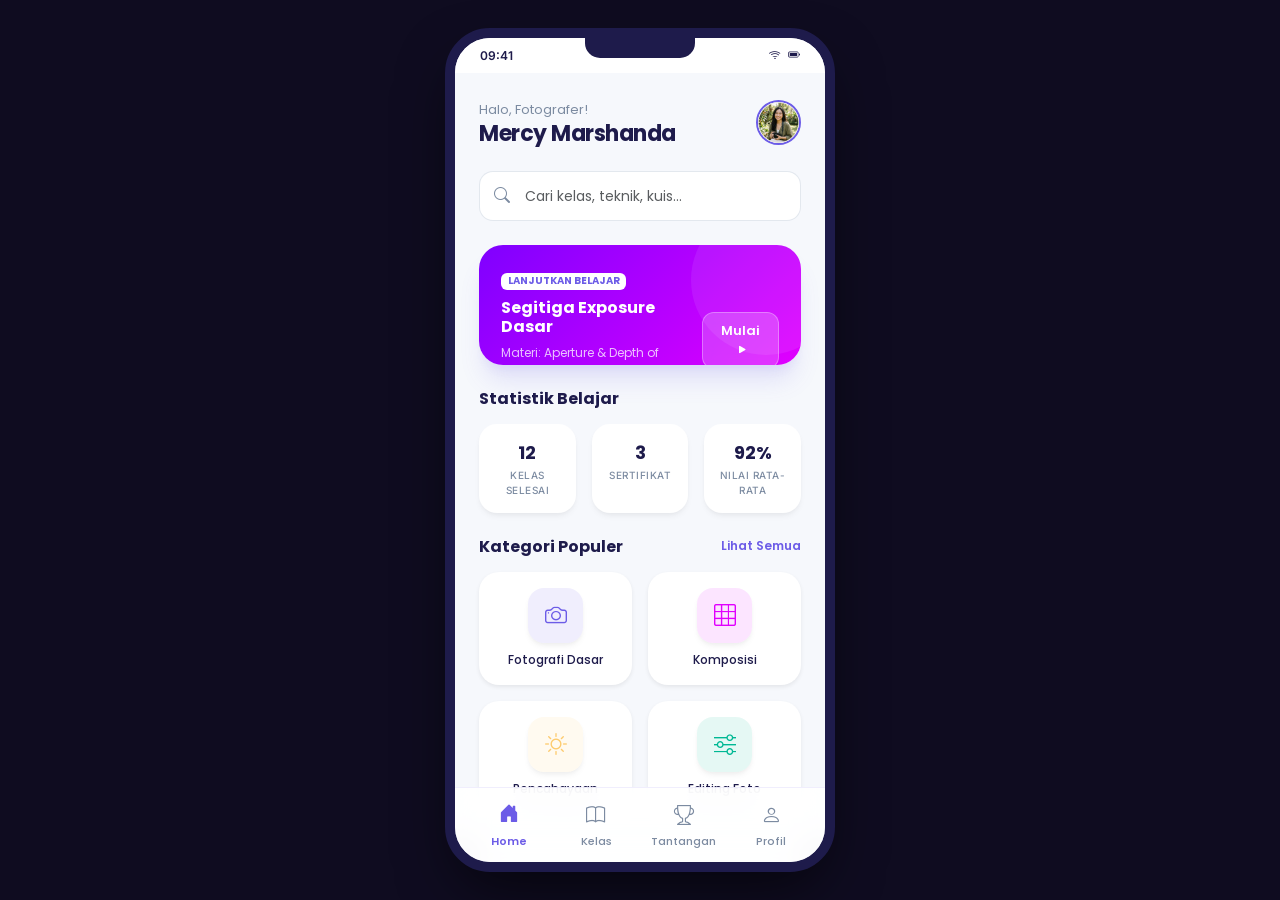
<file: index.html>
<!DOCTYPE html>
<html lang="id">
<head>
    <meta charset="UTF-8">
    <meta name="viewport" content="width=device-width, initial-scale=1.0">
    <title>Beranda - Aplikasi Belajar Fotografi</title>
    <!-- Bootstrap 5 CDN -->
    <link href="https://cdn.jsdelivr.net/npm/bootstrap@5.3.0/dist/css/bootstrap.min.css" rel="stylesheet">
    <!-- Bootstrap Icons -->
    <link href="https://cdn.jsdelivr.net/npm/bootstrap-icons@1.11.0/font/bootstrap-icons.css" rel="stylesheet">
    <!-- External CSS -->
    <link rel="stylesheet" href="style.css">
    <style>
        .profile-img-header {
            width: 45px;
            height: 45px;
            border-radius: 50%;
            border: 2px solid var(--primary-color);
            object-fit: cover;
        }
        .search-container {
            position: relative;
        }
        .search-container i {
            position: absolute;
            left: 15px;
            top: 50%;
            transform: translateY(-50%);
            color: var(--muted-text);
        }
        .search-container input {
            padding-left: 45px;
            height: 50px;
            border-radius: 14px;
            border: 1.5px solid rgba(124, 139, 161, 0.15);
            background-color: var(--white);
            font-size: 14px;
        }
        .search-container input:focus {
            border-color: var(--primary-color);
            box-shadow: 0 0 0 4px rgba(108, 92, 231, 0.1);
        }
        .continue-card {
            background: var(--primary-gradient);
            border-radius: 24px;
            color: var(--white);
            padding: 22px;
            position: relative;
            overflow: hidden;
            box-shadow: var(--shadow-lg);
        }
        .continue-card::after {
            content: '';
            position: absolute;
            width: 150px;
            height: 150px;
            background: rgba(255, 255, 255, 0.08);
            border-radius: 50%;
            top: -40px;
            right: -40px;
        }
        .continue-card .glass-btn {
            background: rgba(255, 255, 255, 0.2);
            border: 1px solid rgba(255, 255, 255, 0.3);
            border-radius: 12px;
            color: var(--white);
            font-weight: 600;
            font-size: 13px;
            padding: 8px 16px;
            backdrop-filter: blur(5px);
            transition: all 0.2s ease;
        }
        .continue-card .glass-btn:hover {
            background: rgba(255, 255, 255, 0.3);
        }
        .stat-box {
            background-color: var(--white);
            border-radius: 18px;
            padding: 15px 10px;
            text-align: center;
            box-shadow: var(--shadow-sm);
            flex: 1;
        }
        .stat-val {
            font-size: 18px;
            font-weight: 700;
            color: var(--dark-text);
            margin-bottom: 2px;
        }
        .stat-lbl {
            font-size: 10px;
            color: var(--muted-text);
            font-family: var(--font-inter);
            font-weight: 500;
            text-transform: uppercase;
            letter-spacing: 0.5px;
        }
        .category-quick {
            text-align: center;
            text-decoration: none;
            color: var(--dark-text);
            font-weight: 500;
            font-size: 12px;
            transition: transform 0.2s ease;
        }
        .category-quick:hover {
            transform: scale(1.05);
        }
        .category-quick-icon {
            width: 55px;
            height: 55px;
            border-radius: 16px;
            background-color: rgba(108, 92, 231, 0.1);
            color: var(--primary-color);
            font-size: 22px;
            display: flex;
            align-items: center;
            justify-content: center;
            margin: 0 auto 8px auto;
            box-shadow: var(--shadow-sm);
            transition: all 0.2s ease;
        }
        .category-quick:hover .category-quick-icon {
            background: var(--primary-gradient);
            color: var(--white);
            box-shadow: 0 5px 15px rgba(108, 92, 231, 0.3);
        }
    </style>
</head>
<body>

    <!-- Simulated Mobile Device -->
    <div class="mobile-device">
        <!-- Device Notch -->
        <div class="device-notch"></div>
        
        <!-- Mock Status Bar -->
        <div class="device-header">
            <span>09:41</span>
            <div>
                <i class="bi bi-wifi mx-1"></i>
                <i class="bi bi-battery-full"></i>
            </div>
        </div>

        <!-- App Viewport -->
        <div class="app-content p-4 anim-fade-in">
            <!-- Header Greeting -->
            <div class="d-flex justify-content-between align-items-center mb-4">
                <div>
                    <span class="text-muted-text font-inter" style="font-size: 13px;">Halo, Fotografer!</span>
                    <h2 class="fw-bold m-0" style="font-size: 22px; letter-spacing: -0.5px;">Mercy Marshanda</h2>
                </div>
                <a href="profile.html">
                    <img src="assets/mercy_profile.png" alt="Profile avatar" class="profile-img-header">
                </a>
            </div>

            <!-- Search Bar -->
            <div class="search-container mb-4">
                <i class="bi bi-search"></i>
                <input type="text" class="form-control" placeholder="Cari kelas, teknik, kuis...">
            </div>

            <!-- Continue Learning Banner -->
            <div class="continue-card mb-4">
                <div class="row align-items-center">
                    <div class="col-8">
                        <span class="badge bg-white text-primary fw-bold font-inter mb-2" style="font-size: 10px; color: var(--primary-color) !important;">LANJUTKAN BELAJAR</span>
                        <h4 class="fw-bold text-white mb-2" style="font-size: 16px;">Segitiga Exposure Dasar</h4>
                        <p class="text-white opacity-75 font-inter mb-3" style="font-size: 12px;">Materi: Aperture & Depth of Field</p>
                        
                        <div class="d-flex align-items-center gap-2">
                            <div class="progress flex-grow-1" style="height: 6px; background-color: rgba(255,255,255,0.25);">
                                <div class="progress-bar bg-white" role="progressbar" style="width: 75%;" aria-valuenow="75" aria-valuemin="0" aria-valuemax="100"></div>
                            </div>
                            <span class="font-inter fw-bold" style="font-size: 11px; color: rgba(255,255,255,0.9);">75%</span>
                        </div>
                    </div>
                    <div class="col-4 text-end">
                        <button class="glass-btn" onclick="window.location.href='learning.html'">
                            Mulai <i class="bi bi-play-fill ms-1"></i>
                        </button>
                    </div>
                </div>
            </div>

            <!-- Statistics Section -->
            <h5 class="fw-bold mb-3" style="font-size: 16px;">Statistik Belajar</h5>
            <div class="d-flex gap-3 mb-4">
                <div class="stat-box">
                    <div class="stat-val">12</div>
                    <div class="stat-lbl">Kelas Selesai</div>
                </div>
                <div class="stat-box">
                    <div class="stat-val">3</div>
                    <div class="stat-lbl">Sertifikat</div>
                </div>
                <div class="stat-box">
                    <div class="stat-val">92%</div>
                    <div class="stat-lbl">Nilai Rata-rata</div>
                </div>
            </div>

            <!-- Categories Quick Navigation -->
            <div class="d-flex justify-content-between align-items-center mb-3">
                <h5 class="fw-bold m-0" style="font-size: 16px;">Kategori Populer</h5>
                <a href="categories.html" class="text-decoration-none font-inter fw-semibold" style="font-size: 12px; color: var(--primary-color);">Lihat Semua</a>
            </div>
            
            <div class="row g-3 mb-4">
                <div class="col-6">
                    <a href="class-detail.html" class="category-quick d-block p-3 bg-white rounded-20 shadow-sm border border-0">
                        <div class="category-quick-icon">
                            <i class="bi bi-camera"></i>
                        </div>
                        <span class="text-dark-text font-poppins d-block">Fotografi Dasar</span>
                    </a>
                </div>
                <div class="col-6">
                    <a href="categories.html" class="category-quick d-block p-3 bg-white rounded-20 shadow-sm border border-0">
                        <div class="category-quick-icon" style="background-color: rgba(225, 0, 255, 0.1); color: var(--accent-color);">
                            <i class="bi bi-grid-3x3"></i>
                        </div>
                        <span class="text-dark-text font-poppins d-block">Komposisi</span>
                    </a>
                </div>
                <div class="col-6">
                    <a href="categories.html" class="category-quick d-block p-3 bg-white rounded-20 shadow-sm border border-0">
                        <div class="category-quick-icon" style="background-color: rgba(253, 203, 110, 0.1); color: var(--warning-color);">
                            <i class="bi bi-brightness-high"></i>
                        </div>
                        <span class="text-dark-text font-poppins d-block">Pencahayaan</span>
                    </a>
                </div>
                <div class="col-6">
                    <a href="categories.html" class="category-quick d-block p-3 bg-white rounded-20 shadow-sm border border-0">
                        <div class="category-quick-icon" style="background-color: rgba(0, 184, 148, 0.1); color: var(--success-color);">
                            <i class="bi bi-sliders"></i>
                        </div>
                        <span class="text-dark-text font-poppins d-block">Editing Foto</span>
                    </a>
                </div>
            </div>
        </div>

        <!-- Persistent Bottom Navigation -->
        <div class="bottom-nav">
            <a href="index.html" class="bottom-nav-item active">
                <i class="bi bi-house-door-fill"></i>
                <span>Home</span>
            </a>
            <a href="categories.html" class="bottom-nav-item">
                <i class="bi bi-book"></i>
                <span>Kelas</span>
            </a>
            <a href="challenge.html" class="bottom-nav-item">
                <i class="bi bi-trophy"></i>
                <span>Tantangan</span>
            </a>
            <a href="profile.html" class="bottom-nav-item">
                <i class="bi bi-person"></i>
                <span>Profil</span>
            </a>
        </div>
    </div>

    <!-- Bootstrap JS Bundle -->
    <script src="https://cdn.jsdelivr.net/npm/bootstrap@5.3.0/dist/js/bootstrap.bundle.min.js"></script>
</body>
</html>
</file>
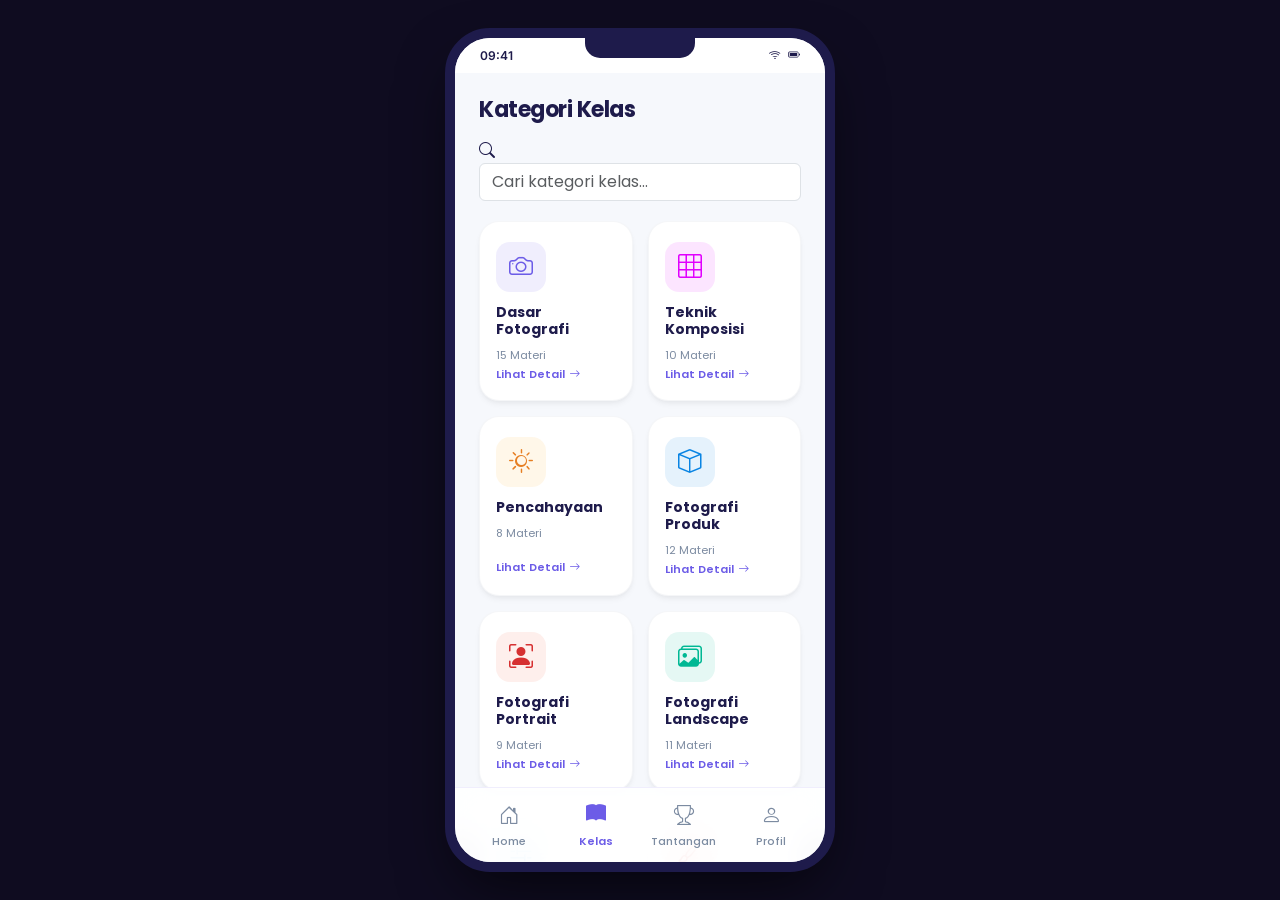
<file: categories.html>
<!DOCTYPE html>
<html lang="id">
<head>
    <meta charset="UTF-8">
    <meta name="viewport" content="width=device-width, initial-scale=1.0">
    <title>Kategori Kelas - Aplikasi Belajar Fotografi</title>
    <!-- Bootstrap 5 CDN -->
    <link href="https://cdn.jsdelivr.net/npm/bootstrap@5.3.0/dist/css/bootstrap.min.css" rel="stylesheet">
    <!-- Bootstrap Icons -->
    <link href="https://cdn.jsdelivr.net/npm/bootstrap-icons@1.11.0/font/bootstrap-icons.css" rel="stylesheet">
    <!-- External CSS -->
    <link rel="stylesheet" href="style.css">
    <style>
        .search-sticky {
            background-color: var(--bg-light);
            position: sticky;
            top: 0;
            z-index: 100;
            padding-bottom: 12px;
        }
        .cat-card-grid {
            display: grid;
            grid-template-columns: 1fr 1fr;
            gap: 15px;
        }
        .cat-card-modern {
            background-color: var(--white);
            border-radius: 20px;
            padding: 20px 16px;
            text-align: left;
            box-shadow: var(--shadow-sm);
            border: 1px solid rgba(124, 139, 161, 0.08);
            transition: all 0.3s cubic-bezier(0.175, 0.885, 0.32, 1.275);
            display: flex;
            flex-direction: column;
            justify-content: space-between;
            height: 180px;
            text-decoration: none;
            color: var(--dark-text);
        }
        .cat-card-modern:hover {
            transform: translateY(-5px);
            box-shadow: var(--shadow-md);
            border-color: var(--primary-light);
        }
        .cat-detail-btn {
            font-size: 11px;
            font-weight: 600;
            color: var(--primary-color);
            border: none;
            background: none;
            padding: 0;
            text-align: left;
            display: flex;
            align-items: center;
            gap: 4px;
            transition: gap 0.2s ease;
        }
        .cat-card-modern:hover .cat-detail-btn {
            color: var(--primary-dark);
            gap: 8px;
        }
    </style>
</head>
<body>

    <!-- Simulated Mobile Device -->
    <div class="mobile-device">
        <!-- Device Notch -->
        <div class="device-notch"></div>
        
        <!-- Mock Status Bar -->
        <div class="device-header">
            <span>09:41</span>
            <div>
                <i class="bi bi-wifi mx-1"></i>
                <i class="bi bi-battery-full"></i>
            </div>
        </div>

        <!-- App Viewport -->
        <div class="app-content p-4 anim-fade-in">
            <!-- Search & Title Header -->
            <div class="search-sticky">
                <h2 class="fw-bold mb-3" style="font-size: 22px; letter-spacing: -0.5px;">Kategori Kelas</h2>
                <div class="search-container">
                    <i class="bi bi-search"></i>
                    <input type="text" class="form-control" placeholder="Cari kategori kelas...">
                </div>
            </div>

            <!-- Categories Grid List -->
            <div class="cat-card-grid mt-2 mb-4">
                <!-- 1. Dasar Fotografi -->
                <a href="class-detail.html" class="cat-card-modern">
                    <div>
                        <div class="category-icon-wrapper" style="background-color: rgba(108, 92, 231, 0.1); color: var(--primary-color);">
                            <i class="bi bi-camera fs-4"></i>
                        </div>
                        <h6 class="fw-bold mb-1" style="font-size: 14px;">Dasar Fotografi</h6>
                        <span class="text-muted-text font-inter" style="font-size: 11px;">15 Materi</span>
                    </div>
                    <span class="cat-detail-btn">Lihat Detail <i class="bi bi-arrow-right"></i></span>
                </a>

                <!-- 2. Teknik Komposisi -->
                <a href="#" class="cat-card-modern">
                    <div>
                        <div class="category-icon-wrapper" style="background-color: rgba(225, 0, 255, 0.1); color: var(--accent-color);">
                            <i class="bi bi-grid-3x3 fs-4"></i>
                        </div>
                        <h6 class="fw-bold mb-1" style="font-size: 14px;">Teknik Komposisi</h6>
                        <span class="text-muted-text font-inter" style="font-size: 11px;">10 Materi</span>
                    </div>
                    <span class="cat-detail-btn">Lihat Detail <i class="bi bi-arrow-right"></i></span>
                </a>

                <!-- 3. Pencahayaan -->
                <a href="#" class="cat-card-modern">
                    <div>
                        <div class="category-icon-wrapper" style="background-color: rgba(253, 203, 110, 0.15); color: #e67e22;">
                            <i class="bi bi-brightness-high fs-4"></i>
                        </div>
                        <h6 class="fw-bold mb-1" style="font-size: 14px;">Pencahayaan</h6>
                        <span class="text-muted-text font-inter" style="font-size: 11px;">8 Materi</span>
                    </div>
                    <span class="cat-detail-btn">Lihat Detail <i class="bi bi-arrow-right"></i></span>
                </a>

                <!-- 4. Fotografi Produk -->
                <a href="#" class="cat-card-modern">
                    <div>
                        <div class="category-icon-wrapper" style="background-color: rgba(9, 132, 227, 0.1); color: #0984e3;">
                            <i class="bi bi-box fs-4"></i>
                        </div>
                        <h6 class="fw-bold mb-1" style="font-size: 14px;">Fotografi Produk</h6>
                        <span class="text-muted-text font-inter" style="font-size: 11px;">12 Materi</span>
                    </div>
                    <span class="cat-detail-btn">Lihat Detail <i class="bi bi-arrow-right"></i></span>
                </a>

                <!-- 5. Fotografi Portrait -->
                <a href="#" class="cat-card-modern">
                    <div>
                        <div class="category-icon-wrapper" style="background-color: rgba(250, 177, 160, 0.2); color: #d63031;">
                            <i class="bi bi-person-bounding-box fs-4"></i>
                        </div>
                        <h6 class="fw-bold mb-1" style="font-size: 14px;">Fotografi Portrait</h6>
                        <span class="text-muted-text font-inter" style="font-size: 11px;">9 Materi</span>
                    </div>
                    <span class="cat-detail-btn">Lihat Detail <i class="bi bi-arrow-right"></i></span>
                </a>

                <!-- 6. Fotografi Landscape -->
                <a href="#" class="cat-card-modern">
                    <div>
                        <div class="category-icon-wrapper" style="background-color: rgba(0, 184, 148, 0.1); color: var(--success-color);">
                            <i class="bi bi-images fs-4"></i>
                        </div>
                        <h6 class="fw-bold mb-1" style="font-size: 14px;">Fotografi Landscape</h6>
                        <span class="text-muted-text font-inter" style="font-size: 11px;">11 Materi</span>
                    </div>
                    <span class="cat-detail-btn">Lihat Detail <i class="bi bi-arrow-right"></i></span>
                </a>

                <!-- 7. Editing Lightroom -->
                <a href="#" class="cat-card-modern">
                    <div>
                        <div class="category-icon-wrapper" style="background-color: rgba(116, 185, 255, 0.15); color: #74b9ff;">
                            <i class="bi bi-sliders2 fs-4"></i>
                        </div>
                        <h6 class="fw-bold mb-1" style="font-size: 14px;">Editing Lightroom</h6>
                        <span class="text-muted-text font-inter" style="font-size: 11px;">14 Materi</span>
                    </div>
                    <span class="cat-detail-btn">Lihat Detail <i class="bi bi-arrow-right"></i></span>
                </a>

                <!-- 8. Editing Photoshop -->
                <a href="#" class="cat-card-modern">
                    <div>
                        <div class="category-icon-wrapper" style="background-color: rgba(255, 118, 117, 0.15); color: #d63031;">
                            <i class="bi bi-brush fs-4"></i>
                        </div>
                        <h6 class="fw-bold mb-1" style="font-size: 14px;">Editing Photoshop</h6>
                        <span class="text-muted-text font-inter" style="font-size: 11px;">16 Materi</span>
                    </div>
                    <span class="cat-detail-btn">Lihat Detail <i class="bi bi-arrow-right"></i></span>
                </a>
            </div>
        </div>

        <!-- Persistent Bottom Navigation -->
        <div class="bottom-nav">
            <a href="index.html" class="bottom-nav-item">
                <i class="bi bi-house-door"></i>
                <span>Home</span>
            </a>
            <a href="categories.html" class="bottom-nav-item active">
                <i class="bi bi-book-fill"></i>
                <span>Kelas</span>
            </a>
            <a href="challenge.html" class="bottom-nav-item">
                <i class="bi bi-trophy"></i>
                <span>Tantangan</span>
            </a>
            <a href="profile.html" class="bottom-nav-item">
                <i class="bi bi-person"></i>
                <span>Profil</span>
            </a>
        </div>
    </div>

    <!-- Bootstrap JS Bundle -->
    <script src="https://cdn.jsdelivr.net/npm/bootstrap@5.3.0/dist/js/bootstrap.bundle.min.js"></script>
</body>
</html>
</file>
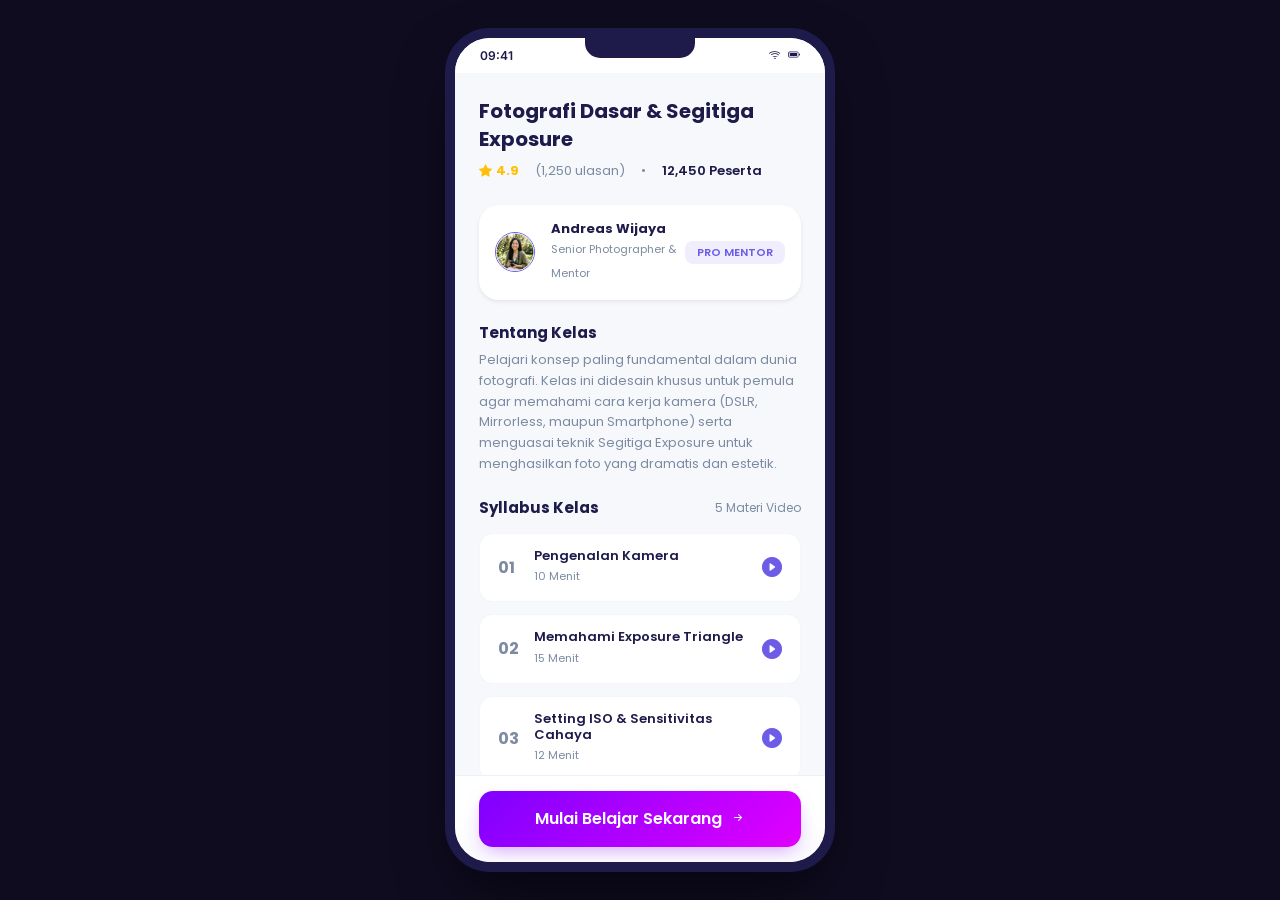
<file: class-detail.html>
<!DOCTYPE html>
<html lang="id">
<head>
    <meta charset="UTF-8">
    <meta name="viewport" content="width=device-width, initial-scale=1.0">
    <title>Detail Kelas - Aplikasi Belajar Fotografi</title>
    <!-- Bootstrap 5 CDN -->
    <link href="https://cdn.jsdelivr.net/npm/bootstrap@5.3.0/dist/css/bootstrap.min.css" rel="stylesheet">
    <!-- Bootstrap Icons -->
    <link href="https://cdn.jsdelivr.net/npm/bootstrap-icons@1.11.0/font/bootstrap-icons.css" rel="stylesheet">
    <!-- External CSS -->
    <link rel="stylesheet" href="style.css">
    <style>
        .class-cover-wrapper {
            position: relative;
            height: 240px;
            overflow: hidden;
            border-bottom-left-radius: 30px;
            border-bottom-right-radius: 30px;
            box-shadow: var(--shadow-md);
        }
        .class-cover-wrapper img {
            width: 100%;
            height: 100%;
            object-fit: cover;
        }
        .class-badge-overlay {
            position: absolute;
            bottom: 20px;
            left: 20px;
            background: rgba(255, 255, 255, 0.9);
            backdrop-filter: blur(5px);
            padding: 6px 12px;
            border-radius: 10px;
            font-size: 11px;
            font-weight: 700;
            color: var(--primary-color);
            box-shadow: var(--shadow-sm);
        }
        .meta-info-box {
            background-color: var(--white);
            border-radius: 18px;
            padding: 16px;
            box-shadow: var(--shadow-sm);
            border: 1px solid rgba(124, 139, 161, 0.05);
        }
        .mentor-avatar {
            width: 40px;
            height: 40px;
            border-radius: 50%;
            object-fit: cover;
        }
        .syllabus-list {
            display: flex;
            flex-direction: column;
            gap: 12px;
        }
        .syllabus-item {
            background-color: var(--white);
            border: 1.5px solid rgba(124, 139, 161, 0.08);
            border-radius: 14px;
            padding: 14px 18px;
            display: flex;
            justify-content: space-between;
            align-items: center;
            transition: all 0.2s ease;
            text-decoration: none;
            color: var(--dark-text);
        }
        .syllabus-item:hover {
            border-color: var(--primary-light);
            background-color: rgba(108, 92, 231, 0.02);
            transform: translateX(3px);
        }
        .floating-action-container {
            position: absolute;
            bottom: 0;
            left: 0;
            right: 0;
            padding: 15px 24px;
            background: rgba(255, 255, 255, 0.9);
            backdrop-filter: blur(15px);
            border-top: 1px solid rgba(108, 92, 231, 0.1);
            z-index: 10;
        }
    </style>
</head>
<body>

    <!-- Simulated Mobile Device -->
    <div class="mobile-device">
        <!-- Device Notch -->
        <div class="device-notch"></div>
        
        <!-- Mock Status Bar -->
        <div class="device-header">
            <span>09:41</span>
            <div>
                <i class="bi bi-wifi mx-1"></i>
                <i class="bi bi-battery-full"></i>
            </div>
        </div>

        <!-- App Viewport -->
        <div class="app-content p-0" style="padding-bottom: 80px;">
            <!-- Cover & Back Button -->
            <div class="class-cover-wrapper">
                <a href="categories.html" class="back-btn-overlay">
                    <i class="bi bi-chevron-left"></i>
                </a>
                <img src="assets/class_cover.png" alt="Class Cover Photo">
                <div class="class-badge-overlay font-inter">
                    <i class="bi bi-award-fill me-1"></i>POPULER
                </div>
            </div>

            <!-- Content Area -->
            <div class="p-4 anim-fade-in">
                <!-- Class Title & Rating -->
                <h1 class="fw-bold mb-2" style="font-size: 20px; line-height: 1.4;">Fotografi Dasar & Segitiga Exposure</h1>
                
                <!-- Rating and User Counts -->
                <div class="d-flex align-items-center gap-3 mb-4 font-inter" style="font-size: 13px;">
                    <span class="d-flex align-items-center text-warning fw-bold">
                        <i class="bi bi-star-fill me-1"></i> 4.9
                    </span>
                    <span class="text-muted-text">(1,250 ulasan)</span>
                    <span class="text-muted-text">•</span>
                    <span class="text-dark-text fw-semibold">12,450 Peserta</span>
                </div>

                <!-- Mentor Card -->
                <div class="d-flex justify-content-between align-items-center mb-4 p-3 bg-white rounded-20 shadow-sm border border-0">
                    <div class="d-flex align-items-center gap-3">
                        <img src="assets/mercy_profile.png" alt="Mentor Profile" class="mentor-avatar" style="border: 1px solid var(--primary-color);">
                        <div>
                            <h6 class="fw-bold m-0" style="font-size: 13px;">Andreas Wijaya</h6>
                            <span class="text-muted-text" style="font-size: 11px;">Senior Photographer & Mentor</span>
                        </div>
                    </div>
                    <span class="badge badge-custom badge-purple font-inter">PRO MENTOR</span>
                </div>

                <!-- Description -->
                <h5 class="fw-bold mb-2" style="font-size: 15px;">Tentang Kelas</h5>
                <p class="text-muted-text font-inter mb-4" style="font-size: 13px; line-height: 1.6;">
                    Pelajari konsep paling fundamental dalam dunia fotografi. Kelas ini didesain khusus untuk pemula agar memahami cara kerja kamera (DSLR, Mirrorless, maupun Smartphone) serta menguasai teknik Segitiga Exposure untuk menghasilkan foto yang dramatis dan estetik.
                </p>

                <!-- Curriculum / Syllabus -->
                <div class="d-flex justify-content-between align-items-center mb-3">
                    <h5 class="fw-bold m-0" style="font-size: 15px;">Syllabus Kelas</h5>
                    <span class="text-muted-text font-inter" style="font-size: 12px;">5 Materi Video</span>
                </div>

                <div class="syllabus-list mb-4">
                    <!-- Lesson 1 -->
                    <a href="learning.html" class="syllabus-item">
                        <div class="d-flex align-items-center gap-3">
                            <span class="fw-bold font-inter text-muted-text" style="width: 20px;">01</span>
                            <div>
                                <h6 class="fw-semibold m-0" style="font-size: 13px;">Pengenalan Kamera</h6>
                                <span class="text-muted-text font-inter" style="font-size: 11px;">10 Menit</span>
                            </div>
                        </div>
                        <i class="bi bi-play-circle-fill text-primary" style="font-size: 20px; color: var(--primary-color) !important;"></i>
                    </a>

                    <!-- Lesson 2 -->
                    <a href="learning.html" class="syllabus-item">
                        <div class="d-flex align-items-center gap-3">
                            <span class="fw-bold font-inter text-muted-text" style="width: 20px;">02</span>
                            <div>
                                <h6 class="fw-semibold m-0" style="font-size: 13px;">Memahami Exposure Triangle</h6>
                                <span class="text-muted-text font-inter" style="font-size: 11px;">15 Menit</span>
                            </div>
                        </div>
                        <i class="bi bi-play-circle-fill text-primary" style="font-size: 20px; color: var(--primary-color) !important;"></i>
                    </a>

                    <!-- Lesson 3 -->
                    <a href="learning.html" class="syllabus-item">
                        <div class="d-flex align-items-center gap-3">
                            <span class="fw-bold font-inter text-muted-text" style="width: 20px;">03</span>
                            <div>
                                <h6 class="fw-semibold m-0" style="font-size: 13px;">Setting ISO & Sensitivitas Cahaya</h6>
                                <span class="text-muted-text font-inter" style="font-size: 11px;">12 Menit</span>
                            </div>
                        </div>
                        <i class="bi bi-play-circle-fill text-primary" style="font-size: 20px; color: var(--primary-color) !important;"></i>
                    </a>

                    <!-- Lesson 4 -->
                    <a href="learning.html" class="syllabus-item">
                        <div class="d-flex align-items-center gap-3">
                            <span class="fw-bold font-inter text-muted-text" style="width: 20px;">04</span>
                            <div>
                                <h6 class="fw-semibold m-0" style="font-size: 13px;">Mengatur Shutter Speed</h6>
                                <span class="text-muted-text font-inter" style="font-size: 11px;">14 Menit</span>
                            </div>
                        </div>
                        <i class="bi bi-play-circle-fill text-primary" style="font-size: 20px; color: var(--primary-color) !important;"></i>
                    </a>

                    <!-- Lesson 5 -->
                    <a href="learning.html" class="syllabus-item">
                        <div class="d-flex align-items-center gap-3">
                            <span class="fw-bold font-inter text-muted-text" style="width: 20px;">05</span>
                            <div>
                                <h6 class="fw-semibold m-0" style="font-size: 13px;">Mengontrol Aperture & Bokeh</h6>
                                <span class="text-muted-text font-inter" style="font-size: 11px;">18 Menit</span>
                            </div>
                        </div>
                        <i class="bi bi-play-circle-fill text-primary" style="font-size: 20px; color: var(--primary-color) !important;"></i>
                    </a>
                </div>
            </div>
        </div>

        <!-- Floating Action CTA Button -->
        <div class="floating-action-container">
            <button class="btn-gradient w-100 py-3" onclick="window.location.href='learning.html'">
                Mulai Belajar Sekarang <i class="bi bi-arrow-right-short ms-1"></i>
            </button>
        </div>
    </div>

    <!-- Bootstrap JS Bundle -->
    <script src="https://cdn.jsdelivr.net/npm/bootstrap@5.3.0/dist/js/bootstrap.bundle.min.js"></script>
</body>
</html>
</file>
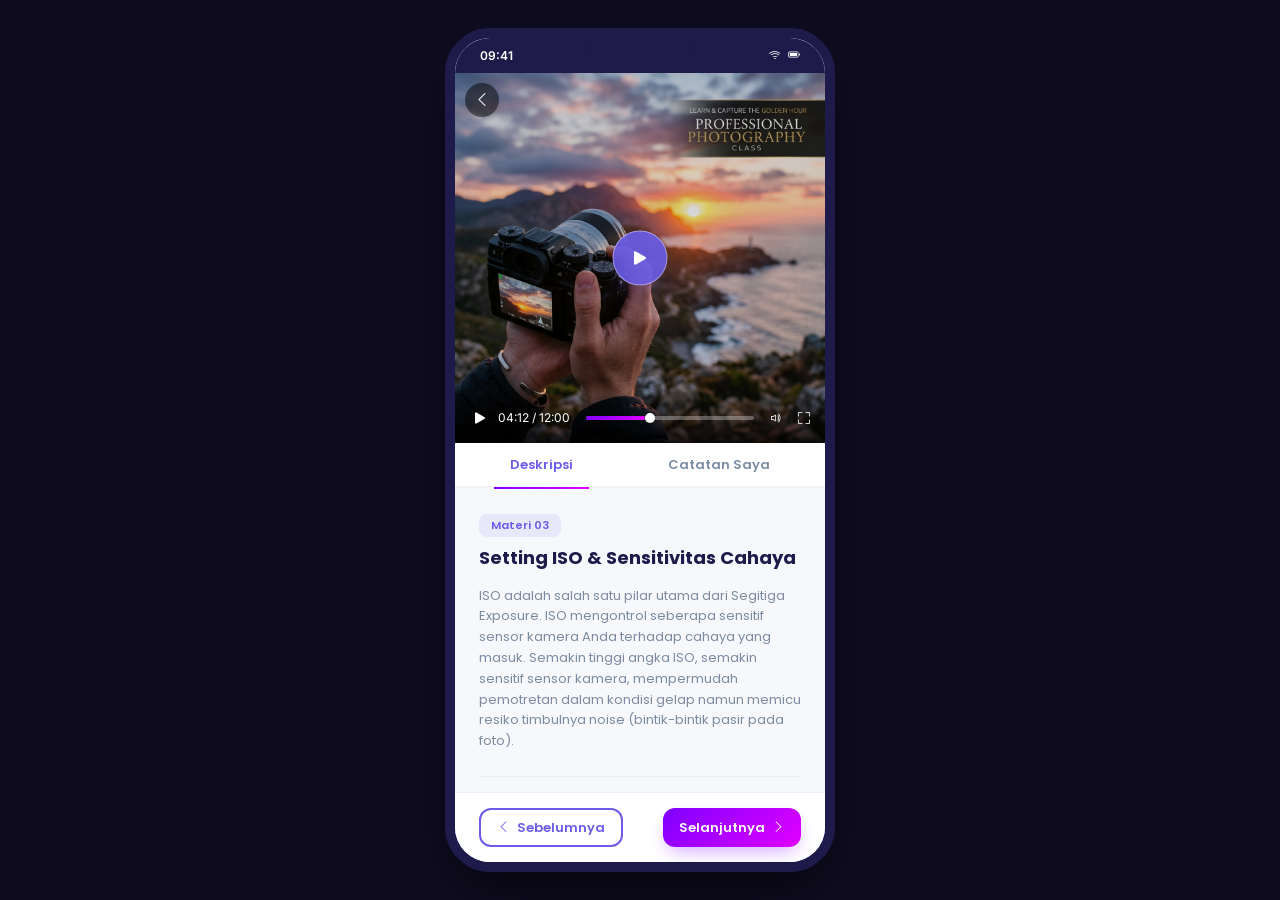
<file: learning.html>
<!DOCTYPE html>
<html lang="id">
<head>
    <meta charset="UTF-8">
    <meta name="viewport" content="width=device-width, initial-scale=1.0">
    <title>Materi Belajar - Aplikasi Belajar Fotografi</title>
    <!-- Bootstrap 5 CDN -->
    <link href="https://cdn.jsdelivr.net/npm/bootstrap@5.3.0/dist/css/bootstrap.min.css" rel="stylesheet">
    <!-- Bootstrap Icons -->
    <link href="https://cdn.jsdelivr.net/npm/bootstrap-icons@1.11.0/font/bootstrap-icons.css" rel="stylesheet">
    <!-- External CSS -->
    <link rel="stylesheet" href="style.css">
    <style>
        .learning-video-box {
            position: relative;
            background: #000;
            aspect-ratio: 16/9;
            box-shadow: var(--shadow-md);
        }
        .learning-video-box img {
            width: 100%;
            height: 100%;
            object-fit: cover;
            opacity: 0.85;
        }
        .video-control-bar {
            position: absolute;
            bottom: 0;
            left: 0;
            right: 0;
            background: linear-gradient(transparent, rgba(0,0,0,0.8));
            padding: 10px 15px;
            display: flex;
            align-items: center;
            justify-content: space-between;
            color: var(--white);
            font-size: 12px;
            font-family: var(--font-inter);
            z-index: 10;
        }
        .video-play-btn-large {
            position: absolute;
            top: 50%;
            left: 50%;
            transform: translate(-50%, -50%);
            width: 55px;
            height: 55px;
            border-radius: 50%;
            background: rgba(108, 92, 231, 0.9);
            border: 1px solid rgba(255, 255, 255, 0.4);
            color: var(--white);
            font-size: 24px;
            display: flex;
            justify-content: center;
            align-items: center;
            cursor: pointer;
            box-shadow: var(--shadow-lg);
            transition: all 0.3s ease;
        }
        .video-play-btn-large:hover {
            background: var(--primary-gradient);
            transform: translate(-50%, -50%) scale(1.1);
        }
        .nav-tabs-custom {
            border-bottom: 2px solid rgba(124, 139, 161, 0.1);
        }
        .nav-tabs-custom .nav-link {
            border: none;
            color: var(--muted-text);
            font-weight: 600;
            font-size: 13px;
            padding: 12px 16px;
            position: relative;
            background: transparent;
        }
        .nav-tabs-custom .nav-link.active {
            color: var(--primary-color);
            background: transparent;
        }
        .nav-tabs-custom .nav-link.active::after {
            content: '';
            position: absolute;
            bottom: -2px;
            left: 0;
            right: 0;
            height: 2px;
            background: var(--primary-gradient);
        }
        .related-card {
            display: flex;
            align-items: center;
            gap: 12px;
            padding: 12px;
            border-radius: 16px;
            background-color: var(--white);
            border: 1px solid rgba(124, 139, 161, 0.08);
            text-decoration: none;
            color: var(--dark-text);
            transition: all 0.2s ease;
        }
        .related-card:hover {
            box-shadow: var(--shadow-sm);
            border-color: var(--primary-light);
        }
        .related-thumb {
            width: 70px;
            height: 50px;
            border-radius: 8px;
            object-fit: cover;
        }
        .lesson-nav-footer {
            display: flex;
            justify-content: space-between;
            padding: 15px 24px;
            background-color: var(--white);
            border-top: 1px solid rgba(108, 92, 231, 0.1);
            position: absolute;
            bottom: 0;
            left: 0;
            right: 0;
            z-index: 10;
        }
    </style>
</head>
<body>

    <!-- Simulated Mobile Device -->
    <div class="mobile-device">
        <!-- Device Notch -->
        <div class="device-notch"></div>
        
        <!-- Mock Status Bar -->
        <div class="device-header dark">
            <span>09:41</span>
            <div>
                <i class="bi bi-wifi mx-1"></i>
                <i class="bi bi-battery-full"></i>
            </div>
        </div>

        <!-- Video Player Header -->
        <div class="learning-video-box">
            <a href="class-detail.html" class="back-btn-overlay" style="top: 10px; left: 10px; background-color: rgba(0,0,0,0.5); color: var(--white); width: 34px; height: 34px;">
                <i class="bi bi-chevron-left"></i>
            </a>
            
            <img src="assets/class_cover.png" alt="Video Player">
            
            <!-- Play Indicator overlay -->
            <div class="video-play-btn-large" id="playBtnOverlay">
                <i class="bi bi-play-fill"></i>
            </div>

            <!-- Custom Mock Controller Bar -->
            <div class="video-control-bar">
                <div class="d-flex align-items-center gap-2">
                    <i class="bi bi-play-fill text-white fs-5" style="cursor: pointer;"></i>
                    <span>04:12 / 12:00</span>
                </div>
                <!-- Seek bar slider mock -->
                <div class="flex-grow-1 mx-3" style="height: 4px; background-color: rgba(255,255,255,0.3); border-radius: 2px; position: relative;">
                    <div style="width: 35%; height: 100%; background: var(--primary-gradient); border-radius: 2px;"></div>
                    <div style="position: absolute; width: 10px; height: 10px; border-radius: 50%; background: var(--white); top: -3px; left: 35%;"></div>
                </div>
                <div class="d-flex align-items-center gap-3">
                    <i class="bi bi-volume-up text-white" style="cursor: pointer;"></i>
                    <i class="bi bi-fullscreen text-white" style="cursor: pointer;"></i>
                </div>
            </div>
        </div>

        <!-- App Viewport -->
        <div class="app-content p-0" style="padding-bottom: 80px;">
            <!-- Tabs Menu -->
            <ul class="nav nav-tabs nav-tabs-custom justify-content-around bg-white px-2" id="learningTab" role="tablist">
                <li class="nav-item" role="presentation">
                    <button class="nav-link active" id="desc-tab" data-bs-toggle="tab" data-bs-target="#desc-pane" type="button" role="tab" aria-controls="desc-pane" aria-selected="true">Deskripsi</button>
                </li>
                <li class="nav-item" role="presentation">
                    <button class="nav-link" id="notes-tab" data-bs-toggle="tab" data-bs-target="#notes-pane" type="button" role="tab" aria-controls="notes-pane" aria-selected="false">Catatan Saya</button>
                </li>
            </ul>

            <!-- Tab Content -->
            <div class="tab-content p-4 anim-fade-in" id="learningTabContent">
                <!-- Description Tab -->
                <div class="tab-pane fade show active" id="desc-pane" role="tabpanel" aria-labelledby="desc-tab">
                    <span class="badge badge-custom badge-purple mb-2">Materi 03</span>
                    <h2 class="fw-bold mb-3" style="font-size: 18px; line-height: 1.4;">Setting ISO & Sensitivitas Cahaya</h2>
                    <p class="text-muted-text font-inter" style="font-size: 13px; line-height: 1.6;">
                        ISO adalah salah satu pilar utama dari Segitiga Exposure. ISO mengontrol seberapa sensitif sensor kamera Anda terhadap cahaya yang masuk. Semakin tinggi angka ISO, semakin sensitif sensor kamera, mempermudah pemotretan dalam kondisi gelap namun memicu resiko timbulnya noise (bintik-bintik pasir pada foto).
                    </p>
                    <hr class="border-secondary-subtle my-4">

                    <!-- Related/Next Videos list -->
                    <h5 class="fw-bold mb-3" style="font-size: 14px;">Materi Selanjutnya & Rekomendasi</h5>
                    <div class="d-flex flex-column gap-3">
                        <a href="#" class="related-card">
                            <img src="assets/onboarding_illustration.png" alt="Thumbnail" class="related-thumb bg-light-purple">
                            <div>
                                <h6 class="fw-bold m-0" style="font-size: 12px; line-height: 1.4;">04. Mengatur Shutter Speed yang Presisi</h6>
                                <span class="text-muted-text font-inter" style="font-size: 10px;">Durasi: 14 Menit</span>
                            </div>
                        </a>
                        <a href="#" class="related-card">
                            <img src="assets/landscape_challenge_sample.png" alt="Thumbnail" class="related-thumb">
                            <div>
                                <h6 class="fw-bold m-0" style="font-size: 12px; line-height: 1.4;">05. Mengontrol Aperture & Memahami Depth of Field</h6>
                                <span class="text-muted-text font-inter" style="font-size: 10px;">Durasi: 18 Menit</span>
                            </div>
                        </a>
                        <a href="#" class="related-card">
                            <img src="assets/class_cover.png" alt="Thumbnail" class="related-thumb">
                            <div>
                                <h6 class="fw-bold m-0" style="font-size: 12px; line-height: 1.4;">Bonus. Pengenalan Golden Ratio & Rule of Thirds</h6>
                                <span class="text-muted-text font-inter" style="font-size: 10px;">Durasi: 20 Menit</span>
                            </div>
                        </a>
                    </div>
                </div>

                <!-- Notes Tab -->
                <div class="tab-pane fade" id="notes-pane" role="tabpanel" aria-labelledby="notes-tab">
                    <h5 class="fw-bold mb-2" style="font-size: 15px;">Catatan Pembelajaran</h5>
                    <p class="text-muted-text font-inter mb-3" style="font-size: 12px;">Tulis catatan pentingmu disini. Catatan ini tersimpan secara lokal dan otomatis.</p>
                    
                    <div class="mb-3">
                        <textarea class="form-control font-inter" id="learningNotes" rows="6" placeholder="Ketik catatanmu, misal: 'ISO tinggi = noise meningkat, gunakan ISO rendah jika cahaya melimpah...'" style="border-radius: 14px; border: 1.5px solid rgba(124, 139, 161, 0.2); font-size: 13px;"></textarea>
                    </div>

                    <!-- Custom notification toast mock -->
                    <div class="alert alert-success d-none font-inter py-2 px-3 align-items-center mb-3" id="saveSuccessAlert" role="alert" style="border-radius: 10px; font-size: 12px;">
                        <i class="bi bi-check-circle-fill me-2"></i> Catatan berhasil disimpan!
                    </div>

                    <button class="btn-gradient py-2 px-4" id="saveNotesBtn" style="font-size: 13px;">Simpan Catatan</button>
                </div>
            </div>
        </div>

        <!-- Sticky Navigation Footer -->
        <div class="lesson-nav-footer">
            <button class="btn btn-outline-custom py-2 px-3" onclick="window.location.href='class-detail.html'" style="font-size: 13px; border-radius: 12px;">
                <i class="bi bi-chevron-left me-1"></i> Sebelumnya
            </button>
            <button class="btn-gradient py-2 px-3" onclick="window.location.href='challenge.html'" style="font-size: 13px; border-radius: 12px;">
                Selanjutnya <i class="bi bi-chevron-right ms-1"></i>
            </button>
        </div>
    </div>

    <!-- Bootstrap JS Bundle -->
    <script src="https://cdn.jsdelivr.net/npm/bootstrap@5.3.0/dist/js/bootstrap.bundle.min.js"></script>
    <script>
        // Simple Note-taking Mock Interaction
        const saveBtn = document.getElementById('saveNotesBtn');
        const alertBox = document.getElementById('saveSuccessAlert');
        const notesArea = document.getElementById('learningNotes');

        // Load mock notes if any
        notesArea.value = localStorage.getItem('photography_notes') || '';

        saveBtn.addEventListener('click', () => {
            localStorage.setItem('photography_notes', notesArea.value);
            alertBox.classList.remove('d-none');
            alertBox.classList.add('d-flex');
            
            setTimeout(() => {
                alertBox.classList.add('d-none');
                alertBox.classList.remove('d-flex');
            }, 2500);
        });

        // Play button overlay hide animation mock
        const playBtn = document.getElementById('playBtnOverlay');
        playBtn.addEventListener('click', () => {
            playBtn.style.opacity = '0';
            setTimeout(() => {
                playBtn.style.visibility = 'hidden';
            }, 300);
        });
    </script>
</body>
</html>
</file>
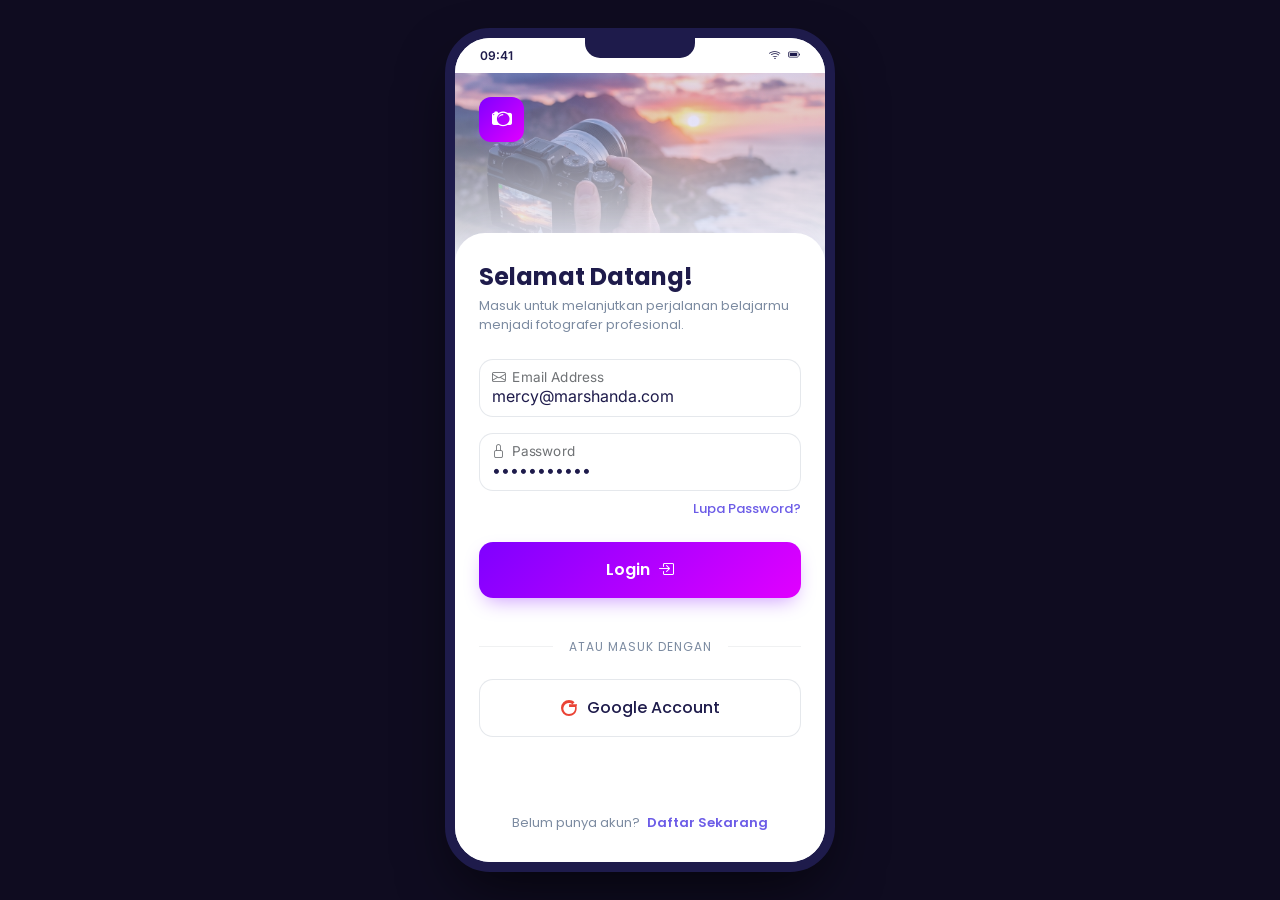
<file: login.html>
<!DOCTYPE html>
<html lang="id">
<head>
    <meta charset="UTF-8">
    <meta name="viewport" content="width=device-width, initial-scale=1.0">
    <title>Login - Aplikasi Belajar Fotografi</title>
    <!-- Bootstrap 5 CDN -->
    <link href="https://cdn.jsdelivr.net/npm/bootstrap@5.3.0/dist/css/bootstrap.min.css" rel="stylesheet">
    <!-- Bootstrap Icons -->
    <link href="https://cdn.jsdelivr.net/npm/bootstrap-icons@1.11.0/font/bootstrap-icons.css" rel="stylesheet">
    <!-- External CSS -->
    <link rel="stylesheet" href="style.css">
    <style>
        .login-header-img {
            height: 190px;
            position: relative;
            background: url('assets/class_cover.png') no-repeat center center;
            background-size: cover;
        }
        .login-header-overlay {
            position: absolute;
            inset: 0;
            background: linear-gradient(to bottom, rgba(108, 92, 231, 0.2), #f6f8fc);
        }
        .login-card-wrapper {
            margin-top: -30px;
            border-top-left-radius: 30px;
            border-top-right-radius: 30px;
            background-color: var(--white);
            padding: 30px 24px;
            flex: 1;
            box-shadow: 0 -10px 30px rgba(108, 92, 231, 0.05);
        }
        .app-logo-small {
            width: 45px;
            height: 45px;
            border-radius: 12px;
            background: var(--primary-gradient);
            display: flex;
            justify-content: center;
            align-items: center;
            color: var(--white);
            font-size: 20px;
            box-shadow: 0 4px 10px rgba(108, 92, 231, 0.3);
        }
    </style>
</head>
<body>

    <!-- Simulated Mobile Device -->
    <div class="mobile-device">
        <!-- Device Notch -->
        <div class="device-notch"></div>
        
        <!-- Mock Status Bar -->
        <div class="device-header">
            <span>09:41</span>
            <div>
                <i class="bi bi-wifi mx-1"></i>
                <i class="bi bi-battery-full"></i>
            </div>
        </div>

        <!-- App Viewport -->
        <div class="app-content p-0" style="padding-bottom: 0 !important;">
            <!-- Header Illustration -->
            <div class="login-header-img">
                <div class="login-header-overlay"></div>
                <div class="position-absolute top-0 start-0 p-4">
                    <div class="app-logo-small">
                        <i class="bi bi-camera2"></i>
                    </div>
                </div>
            </div>

            <!-- Login Content Box -->
            <div class="login-card-wrapper d-flex flex-column justify-content-between anim-fade-in">
                <div>
                    <h2 class="fw-bold mb-1" style="font-size: 24px;">Selamat Datang!</h2>
                    <p class="text-muted-text font-inter mb-4" style="font-size: 13px;">
                        Masuk untuk melanjutkan perjalanan belajarmu menjadi fotografer profesional.
                    </p>

                    <!-- Login Form -->
                    <form id="loginForm" action="index.html" method="GET">
                        <!-- Email Input -->
                        <div class="form-floating mb-3">
                            <input type="email" class="form-control" id="loginEmail" placeholder="name@example.com" required value="mercy@marshanda.com">
                            <label for="loginEmail"><i class="bi bi-envelope me-2"></i>Email Address</label>
                        </div>
                        
                        <!-- Password Input -->
                        <div class="form-floating mb-2">
                            <input type="password" class="form-control" id="loginPassword" placeholder="Password" required value="password123">
                            <label for="loginPassword"><i class="bi bi-lock me-2"></i>Password</label>
                        </div>

                        <!-- Forgot Password Link -->
                        <div class="d-flex justify-content-end mb-4">
                            <a href="#" class="text-decoration-none" style="font-size: 13px; color: var(--primary-color); font-weight: 500;">Lupa Password?</a>
                        </div>

                        <!-- Login Button -->
                        <button type="submit" class="btn-gradient w-100 py-3 mb-3">
                            Login <i class="bi bi-box-arrow-in-right ms-1"></i>
                        </button>
                    </form>

                    <!-- Divider -->
                    <div class="d-flex align-items-center my-3">
                        <hr class="flex-grow-1 border-secondary-subtle">
                        <span class="mx-3 text-muted-text font-inter" style="font-size: 12px; text-transform: uppercase; letter-spacing: 1px;">atau masuk dengan</span>
                        <hr class="flex-grow-1 border-secondary-subtle">
                    </div>

                    <!-- Social Sign-in Button -->
                    <button class="btn-social w-100 py-3 mb-4" onclick="window.location.href='index.html'">
                        <!-- Simple Styled SVG or Bootstrap Google Icon -->
                        <svg xmlns="http://www.w3.org/2000/svg" width="16" height="16" fill="currentColor" class="bi bi-google" viewBox="0 0 16 16" style="color: #ea4335;">
                            <path d="M15.545 6.558a9.42 9.42 0 0 1 .139 1.626c0 2.434-.87 4.492-2.384 5.885h.002C11.978 15.292 10.158 16 8 16A8 8 0 1 1 8 0c2.204 0 4.086.799 5.547 2.174l-2.037 2.037C10.422 3.28 9.355 3 8 3c-2.451 0-4.537 1.565-5.28 3.73a4.773 4.773 0 0 0 0 3.54C3.463 12.435 5.549 14 8 14c1.88 0 3.353-.618 4.47-1.684.97-.922 1.614-2.27 1.614-4.526 0-.256-.026-.547-.078-.768h-5.91v-2.8h8.045Z"/>
                        </svg>
                        Google Account
                    </button>
                </div>

                <!-- Footer Register Redirect -->
                <div class="text-center font-inter" style="font-size: 13px;">
                    <span class="text-muted-text">Belum punya akun?</span>
                    <a href="register.html" class="text-decoration-none ms-1" style="color: var(--primary-color); font-weight: 600;">Daftar Sekarang</a>
                </div>
            </div>
        </div>
    </div>

    <!-- Bootstrap JS Bundle -->
    <script src="https://cdn.jsdelivr.net/npm/bootstrap@5.3.0/dist/js/bootstrap.bundle.min.js"></script>
</body>
</html>
</file>
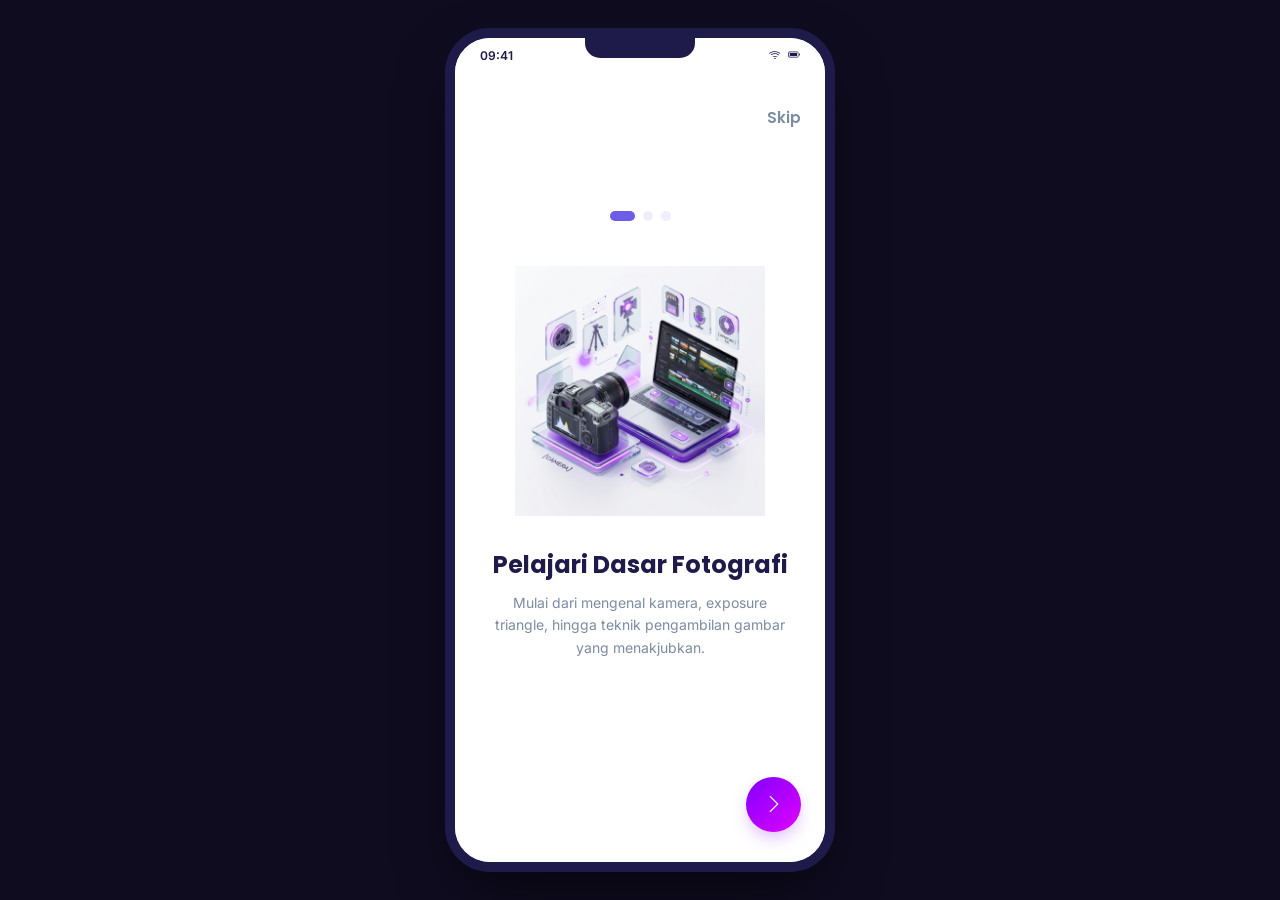
<file: onboarding.html>
<!DOCTYPE html>
<html lang="id">
<head>
    <meta charset="UTF-8">
    <meta name="viewport" content="width=device-width, initial-scale=1.0">
    <title>Onboarding - Aplikasi Belajar Fotografi</title>
    <!-- Bootstrap 5 CDN -->
    <link href="https://cdn.jsdelivr.net/npm/bootstrap@5.3.0/dist/css/bootstrap.min.css" rel="stylesheet">
    <!-- Bootstrap Icons -->
    <link href="https://cdn.jsdelivr.net/npm/bootstrap-icons@1.11.0/font/bootstrap-icons.css" rel="stylesheet">
    <!-- External CSS -->
    <link rel="stylesheet" href="style.css">
    <style>
        .onboarding-container {
            background-color: var(--white);
            height: 100%;
            display: flex;
            flex-direction: column;
            justify-content: space-between;
            padding: 30px 24px;
        }
        .carousel-item {
            text-align: center;
        }
        .illustration-container {
            height: 280px;
            display: flex;
            align-items: center;
            justify-content: center;
            margin-bottom: 20px;
        }
        .illustration-img {
            max-height: 250px;
            max-width: 100%;
            object-fit: contain;
        }
        .carousel-indicators {
            position: static;
            margin-bottom: 30px;
            gap: 8px;
        }
        .carousel-indicators [data-bs-target] {
            width: 10px;
            height: 10px;
            border-radius: 50%;
            background-color: rgba(108, 92, 231, 0.2);
            border: none;
            margin: 0;
            transition: all 0.3s ease;
        }
        .carousel-indicators .active {
            width: 25px;
            border-radius: 5px;
            background-color: var(--primary-color);
        }
        .slide-title {
            font-size: 24px;
            font-weight: 700;
            color: var(--dark-text);
            margin-bottom: 12px;
        }
        .slide-desc {
            font-size: 14px;
            color: var(--muted-text);
            font-family: var(--font-inter);
            line-height: 1.6;
            padding: 0 10px;
        }
        .action-footer {
            display: flex;
            justify-content: space-between;
            align-items: center;
            min-height: 50px;
        }
        .skip-btn {
            color: var(--muted-text);
            font-weight: 600;
            font-size: 15px;
            text-decoration: none;
            transition: color 0.2s ease;
        }
        .skip-btn:hover {
            color: var(--primary-color);
        }
    </style>
</head>
<body>

    <!-- Simulated Mobile Device -->
    <div class="mobile-device">
        <!-- Device Notch -->
        <div class="device-notch"></div>
        
        <!-- Mock Status Bar -->
        <div class="device-header">
            <span>09:41</span>
            <div>
                <i class="bi bi-wifi mx-1"></i>
                <i class="bi bi-battery-full"></i>
            </div>
        </div>

        <!-- App Viewport -->
        <div class="app-content p-0" style="padding-bottom: 0 !important;">
            <div class="onboarding-container">
                <!-- Skip button top aligned (visible on slides 1 & 2) -->
                <div class="d-flex justify-content-end align-items-center" style="height: 30px;">
                    <a href="login.html" id="skipLink" class="skip-btn">Skip</a>
                </div>

                <!-- Carousel Slider -->
                <div id="onboardingCarousel" class="carousel slide" data-bs-ride="false" data-bs-wrap="false">
                    <!-- Carousel Indicators (Dots) -->
                    <div class="carousel-indicators">
                        <button type="button" data-bs-target="#onboardingCarousel" data-bs-slide-to="0" class="active" aria-current="true" aria-label="Slide 1"></button>
                        <button type="button" data-bs-target="#onboardingCarousel" data-bs-slide-to="1" aria-label="Slide 2"></button>
                        <button type="button" data-bs-target="#onboardingCarousel" data-bs-slide-to="2" aria-label="Slide 3"></button>
                    </div>

                    <div class="carousel-inner">
                        <!-- Slide 1 -->
                        <div class="carousel-item active">
                            <div class="illustration-container anim-float">
                                <img src="assets/onboarding_illustration.png" alt="Belajar Dasar Fotografi" class="illustration-img">
                            </div>
                            <h2 class="slide-title">Pelajari Dasar Fotografi</h2>
                            <p class="slide-desc">
                                Mulai dari mengenal kamera, exposure triangle, hingga teknik pengambilan gambar yang menakjubkan.
                            </p>
                        </div>

                        <!-- Slide 2 -->
                        <div class="carousel-item">
                            <div class="illustration-container">
                                <!-- Using same asset or styled representation of video playing -->
                                <div class="position-relative">
                                    <img src="assets/class_cover.png" alt="Video Tutorial" class="illustration-img rounded-20" style="box-shadow: var(--shadow-md);">
                                    <div class="video-overlay-play">
                                        <i class="bi bi-play-fill text-white"></i>
                                    </div>
                                </div>
                            </div>
                            <h2 class="slide-title">Video Tutorial Interaktif</h2>
                            <p class="slide-desc">
                                Tonton materi fotografi terstruktur dari mentor profesional dengan penjelasan visual yang mudah dipahami.
                            </p>
                        </div>

                        <!-- Slide 3 -->
                        <div class="carousel-item">
                            <div class="illustration-container">
                                <img src="assets/landscape_challenge_sample.png" alt="Latihan & Tantangan" class="illustration-img rounded-20" style="box-shadow: var(--shadow-md); transform: rotate(-2deg); max-height: 200px;">
                            </div>
                            <h2 class="slide-title">Latihan dan Tantangan</h2>
                            <p class="slide-desc">
                                Asah kemampuan fotografimu melalui kuis teori interaktif dan tantangan foto langsung di lapangan.
                            </p>
                        </div>
                    </div>
                </div>

                <!-- Footer Navigation Buttons -->
                <div class="action-footer mt-4">
                    <div id="prevSlideWrapper" style="visibility: hidden;">
                        <button type="button" class="btn btn-light rounded-circle" id="prevBtn" style="width: 50px; height: 50px;">
                            <i class="bi bi-chevron-left text-dark-text"></i>
                        </button>
                    </div>
                    
                    <button type="button" class="btn-gradient w-50 py-3 d-none" id="startBtn" onclick="window.location.href='login.html'">
                        Mulai <i class="bi bi-arrow-right-short ms-1"></i>
                    </button>
                    
                    <button type="button" class="btn-gradient rounded-circle d-flex align-items-center justify-content-center" id="nextBtn" style="width: 55px; height: 55px;">
                        <i class="bi bi-chevron-right text-white fs-5"></i>
                    </button>
                </div>
            </div>
        </div>
    </div>

    <!-- Bootstrap JS Bundle -->
    <script src="https://cdn.jsdelivr.net/npm/bootstrap@5.3.0/dist/js/bootstrap.bundle.min.js"></script>
    <script>
        const carousel = new bootstrap.Carousel(document.getElementById('onboardingCarousel'), {
            touch: true
        });

        const skipLink = document.getElementById('skipLink');
        const prevBtn = document.getElementById('prevBtn');
        const prevSlideWrapper = document.getElementById('prevSlideWrapper');
        const nextBtn = document.getElementById('nextBtn');
        const startBtn = document.getElementById('startBtn');
        const myCarousel = document.getElementById('onboardingCarousel');

        myCarousel.addEventListener('slide.bs.carousel', function (e) {
            const index = e.to;
            
            // Toggle Previous Button
            if (index === 0) {
                prevSlideWrapper.style.visibility = 'hidden';
            } else {
                prevSlideWrapper.style.visibility = 'visible';
            }

            // Adjust buttons on the last slide
            if (index === 2) {
                skipLink.classList.add('d-none');
                nextBtn.classList.add('d-none');
                startBtn.classList.remove('d-none');
            } else {
                skipLink.classList.remove('d-none');
                nextBtn.classList.remove('d-none');
                startBtn.classList.add('d-none');
            }
        });

        // Button clicks
        nextBtn.addEventListener('click', () => carousel.next());
        prevBtn.addEventListener('click', () => carousel.prev());
    </script>
</body>
</html>
</file>
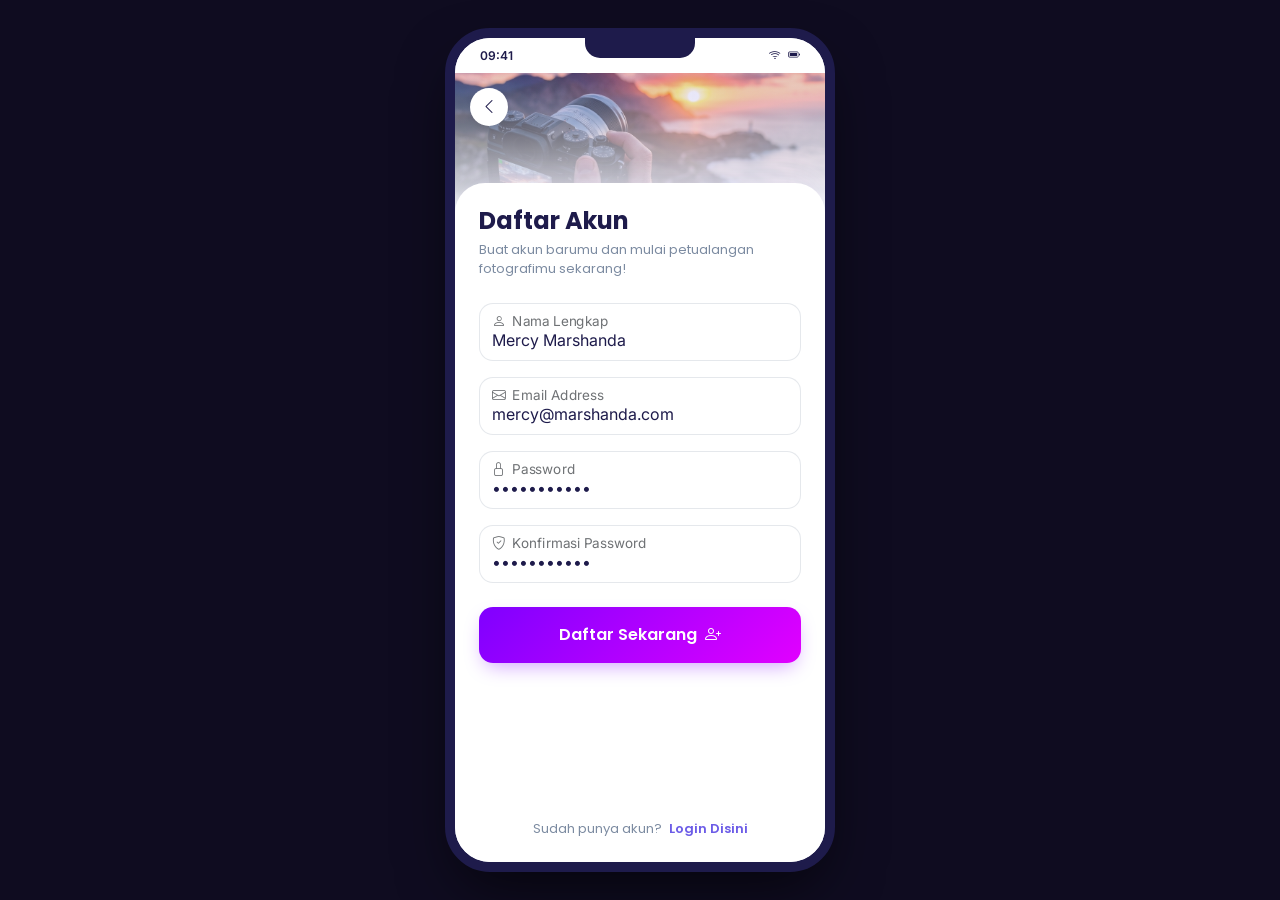
<file: register.html>
<!DOCTYPE html>
<html lang="id">
<head>
    <meta charset="UTF-8">
    <meta name="viewport" content="width=device-width, initial-scale=1.0">
    <title>Daftar Akun - Aplikasi Belajar Fotografi</title>
    <!-- Bootstrap 5 CDN -->
    <link href="https://cdn.jsdelivr.net/npm/bootstrap@5.3.0/dist/css/bootstrap.min.css" rel="stylesheet">
    <!-- Bootstrap Icons -->
    <link href="https://cdn.jsdelivr.net/npm/bootstrap-icons@1.11.0/font/bootstrap-icons.css" rel="stylesheet">
    <!-- External CSS -->
    <link rel="stylesheet" href="style.css">
    <style>
        .register-header-img {
            height: 140px;
            position: relative;
            background: url('assets/class_cover.png') no-repeat center center;
            background-size: cover;
        }
        .register-header-overlay {
            position: absolute;
            inset: 0;
            background: linear-gradient(to bottom, rgba(108, 92, 231, 0.15), #f6f8fc);
        }
        .register-card-wrapper {
            margin-top: -30px;
            border-top-left-radius: 30px;
            border-top-right-radius: 30px;
            background-color: var(--white);
            padding: 24px 24px;
            flex: 1;
            box-shadow: 0 -10px 30px rgba(108, 92, 231, 0.05);
        }
        .back-nav-btn {
            position: absolute;
            top: 15px;
            left: 15px;
            width: 38px;
            height: 38px;
            border-radius: 50%;
            background-color: var(--white);
            color: var(--dark-text);
            display: flex;
            justify-content: center;
            align-items: center;
            text-decoration: none;
            box-shadow: var(--shadow-sm);
            z-index: 10;
        }
    </style>
</head>
<body>

    <!-- Simulated Mobile Device -->
    <div class="mobile-device">
        <!-- Device Notch -->
        <div class="device-notch"></div>
        
        <!-- Mock Status Bar -->
        <div class="device-header">
            <span>09:41</span>
            <div>
                <i class="bi bi-wifi mx-1"></i>
                <i class="bi bi-battery-full"></i>
            </div>
        </div>

        <!-- App Viewport -->
        <div class="app-content p-0" style="padding-bottom: 0 !important;">
            <!-- Header Banner -->
            <div class="register-header-img">
                <div class="register-header-overlay"></div>
                <a href="login.html" class="back-nav-btn">
                    <i class="bi bi-chevron-left"></i>
                </a>
            </div>

            <!-- Register Form wrapper -->
            <div class="register-card-wrapper d-flex flex-column justify-content-between anim-fade-in">
                <div>
                    <h2 class="fw-bold mb-1" style="font-size: 24px;">Daftar Akun</h2>
                    <p class="text-muted-text font-inter mb-4" style="font-size: 13px;">
                        Buat akun barumu dan mulai petualangan fotografimu sekarang!
                    </p>

                    <!-- Form -->
                    <form id="registerForm" action="login.html" method="GET">
                        <!-- Full Name Input -->
                        <div class="form-floating mb-3">
                            <input type="text" class="form-control" id="regName" placeholder="Mercy Marshanda" required value="Mercy Marshanda">
                            <label for="regName"><i class="bi bi-person me-2"></i>Nama Lengkap</label>
                        </div>

                        <!-- Email Input -->
                        <div class="form-floating mb-3">
                            <input type="email" class="form-control" id="regEmail" placeholder="name@example.com" required value="mercy@marshanda.com">
                            <label for="regEmail"><i class="bi bi-envelope me-2"></i>Email Address</label>
                        </div>
                        
                        <!-- Password Input -->
                        <div class="form-floating mb-3">
                            <input type="password" class="form-control" id="regPassword" placeholder="Password" required value="password123">
                            <label for="regPassword"><i class="bi bi-lock me-2"></i>Password</label>
                        </div>

                        <!-- Confirm Password Input -->
                        <div class="form-floating mb-4">
                            <input type="password" class="form-control" id="regConfirmPassword" placeholder="Confirm Password" required value="password123">
                            <label for="regConfirmPassword"><i class="bi bi-shield-check me-2"></i>Konfirmasi Password</label>
                        </div>

                        <!-- Register Button -->
                        <button type="submit" class="btn-gradient w-100 py-3 mb-3">
                            Daftar Sekarang <i class="bi bi-person-plus ms-1"></i>
                        </button>
                    </form>
                </div>

                <!-- Footer Link to Login -->
                <div class="text-center font-inter mt-2" style="font-size: 13px;">
                    <span class="text-muted-text">Sudah punya akun?</span>
                    <a href="login.html" class="text-decoration-none ms-1" style="color: var(--primary-color); font-weight: 600;">Login Disini</a>
                </div>
            </div>
        </div>
    </div>

    <!-- Bootstrap JS Bundle -->
    <script src="https://cdn.jsdelivr.net/npm/bootstrap@5.3.0/dist/js/bootstrap.bundle.min.js"></script>
</body>
</html>
</file>
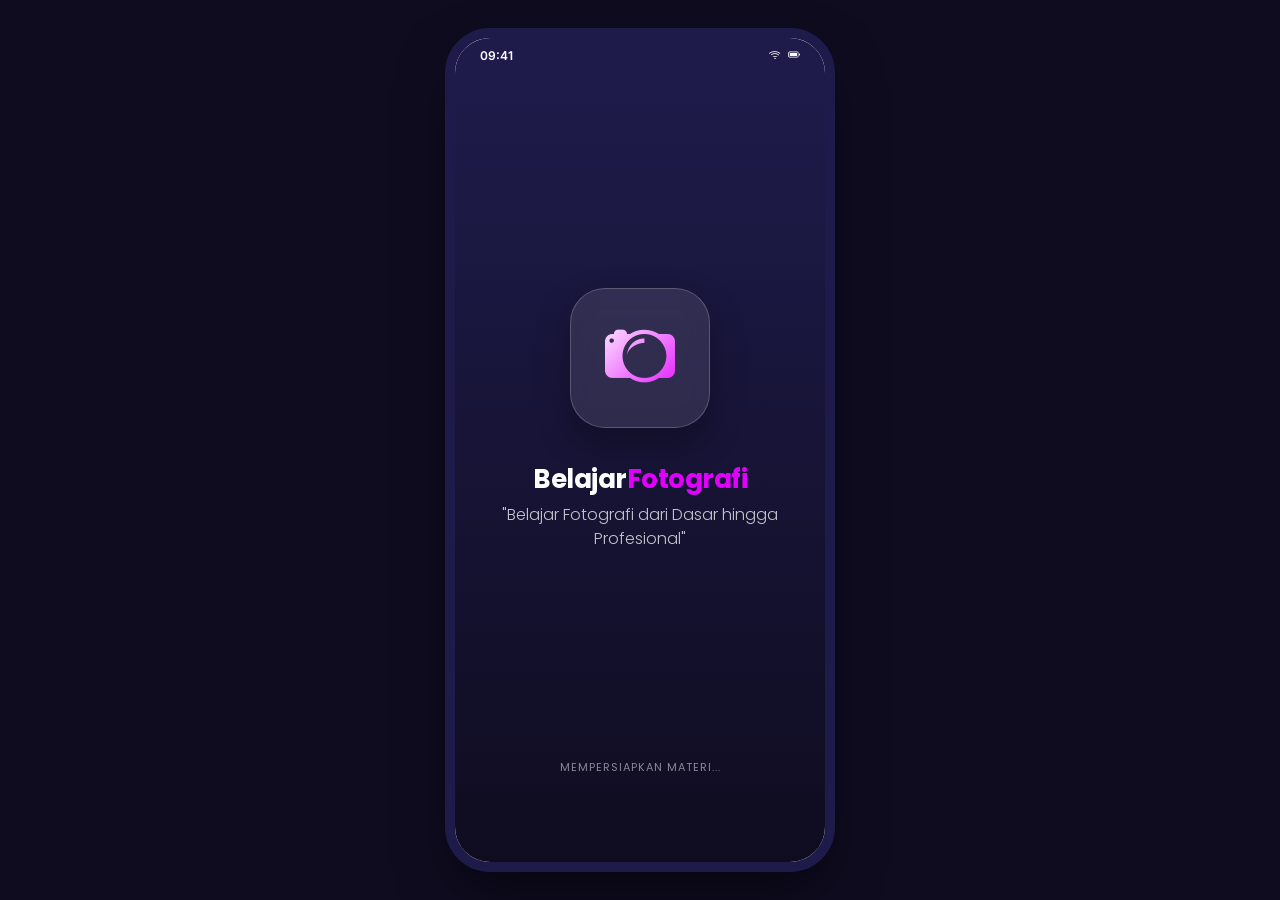
<file: splash.html>
<!DOCTYPE html>
<html lang="id">
<head>
    <meta charset="UTF-8">
    <meta name="viewport" content="width=device-width, initial-scale=1.0">
    <title>Splash Screen - Aplikasi Belajar Fotografi</title>
    <!-- Bootstrap 5 CDN -->
    <link href="https://cdn.jsdelivr.net/npm/bootstrap@5.3.0/dist/css/bootstrap.min.css" rel="stylesheet">
    <!-- Bootstrap Icons -->
    <link href="https://cdn.jsdelivr.net/npm/bootstrap-icons@1.11.0/font/bootstrap-icons.css" rel="stylesheet">
    <!-- External CSS -->
    <link rel="stylesheet" href="style.css">
    <style>
        .splash-container {
            background: var(--bg-gradient);
            height: 100%;
            display: flex;
            flex-direction: column;
            justify-content: space-between;
            align-items: center;
            padding: 60px 24px;
            color: var(--white);
            text-align: center;
        }
        .logo-box {
            width: 140px;
            height: 140px;
            border-radius: 35px;
            background: rgba(255, 255, 255, 0.1);
            backdrop-filter: blur(10px);
            border: 1px solid rgba(255, 255, 255, 0.2);
            display: flex;
            justify-content: center;
            align-items: center;
            box-shadow: 0 15px 35px rgba(0, 0, 0, 0.3);
            margin-bottom: 20px;
        }
        .logo-box i {
            font-size: 70px;
            background: linear-gradient(135deg, #ffffff 0%, #e100ff 100%);
            -webkit-background-clip: text;
            -webkit-text-fill-color: transparent;
        }
        .loading-dots span {
            width: 8px;
            height: 8px;
            margin: 0 4px;
            background-color: var(--white);
            border-radius: 50%;
            display: inline-block;
            animation: bounce 1.4s infinite ease-in-out both;
        }
        .loading-dots span:nth-child(1) { animation-delay: -0.32s; }
        .loading-dots span:nth-child(2) { animation-delay: -0.16s; }
        
        @keyframes bounce {
            0%, 80%, 100% { transform: scale(0); }
            40% { transform: scale(1.0); }
        }
    </style>
</head>
<body>

    <!-- Simulated Mobile Device -->
    <div class="mobile-device">
        <!-- Device Notch -->
        <div class="device-notch"></div>
        
        <!-- Mock Status Bar -->
        <div class="device-header dark">
            <span>09:41</span>
            <div>
                <i class="bi bi-wifi mx-1"></i>
                <i class="bi bi-battery-full"></i>
            </div>
        </div>

        <!-- App Viewport -->
        <div class="app-content p-0" style="padding-bottom: 0 !important;">
            <div class="splash-container">
                <!-- Top Spacing -->
                <div></div>

                <!-- Central Branding -->
                <div class="d-flex flex-column align-items-center anim-fade-in">
                    <div class="logo-box anim-float">
                        <i class="bi bi-camera2"></i>
                    </div>
                    <h1 class="fw-bold mt-3 text-white mb-2" style="font-size: 26px; letter-spacing: -0.5px;">
                        Belajar<span style="color: var(--accent-color);">Fotografi</span>
                    </h1>
                    <p class="text-white opacity-75 fs-6 px-3 font-nunito" style="font-weight: 300;">
                        "Belajar Fotografi dari Dasar hingga Profesional"
                    </p>
                </div>

                <!-- Bottom Loader -->
                <div class="mb-4">
                    <div class="loading-dots mb-2">
                        <span></span>
                        <span></span>
                        <span></span>
                    </div>
                    <span class="text-white opacity-50 font-inter" style="font-size: 11px; letter-spacing: 1px; text-transform: uppercase;">
                        Mempersiapkan Materi...
                    </span>
                </div>
            </div>
        </div>
    </div>

    <!-- Bootstrap JS Bundle -->
    <script src="https://cdn.jsdelivr.net/npm/bootstrap@5.3.0/dist/js/bootstrap.bundle.min.js"></script>
    <script>
        // Redirect to onboarding.html after 3 seconds
        setTimeout(function() {
            window.location.href = 'onboarding.html';
        }, 3000);
    </script>
</body>
</html>
</file>
<file: style.css>
/* Import Google Font - Poppins & Inter */
@import url('https://fonts.googleapis.com/css2?family=Inter:wght@300;400;500;600;700&family=Poppins:wght@300;400;500;600;700;800&family=Nunito:wght@400;600;700&display=swap');

:root {
    /* Color Palette */
    --primary-color: #6c5ce7;
    --primary-light: #a8a2f8;
    --primary-dark: #4b3bc3;
    --accent-color: #e100ff;
    --primary-gradient: linear-gradient(135deg, #7f00ff 0%, #e100ff 100%);
    --bg-gradient: linear-gradient(180deg, #1e1b4b 0%, #0f0c20 100%);
    --bg-light: #f6f8fc;
    --white: #ffffff;
    --dark-text: #1e1b4b;
    --muted-text: #7c8ba1;
    --success-color: #00b894;
    --warning-color: #fdcb6e;
    --danger-color: #d63031;
    
    /* Box Shadows */
    --shadow-sm: 0 4px 6px -1px rgba(0, 0, 0, 0.05), 0 2px 4px -1px rgba(0, 0, 0, 0.03);
    --shadow-md: 0 10px 15px -3px rgba(108, 92, 231, 0.12), 0 4px 6px -2px rgba(108, 92, 231, 0.05);
    --shadow-lg: 0 20px 25px -5px rgba(108, 92, 231, 0.15), 0 10px 10px -5px rgba(108, 92, 231, 0.08);
    
    /* Typography */
    --font-poppins: 'Poppins', sans-serif;
    --font-inter: 'Inter', sans-serif;
    --font-nunito: 'Nunito', sans-serif;
}

/* Reset & Base Styles */
* {
    margin: 0;
    padding: 0;
    box-sizing: border-box;
}

body {
    background-color: #0f0c20;
    font-family: var(--font-poppins);
    color: var(--dark-text);
    display: flex;
    justify-content: center;
    align-items: center;
    min-height: 100vh;
    overflow-x: hidden;
}

/* Simulated Mobile Device Wrapper (For Desktop View) */
.mobile-device {
    width: 390px;
    height: 844px;
    background-color: var(--bg-light);
    border: 10px solid #1e1b4b;
    border-radius: 45px;
    box-shadow: 0 25px 60px -15px rgba(0, 0, 0, 0.7);
    overflow: hidden;
    position: relative;
    display: flex;
    flex-direction: column;
}

/* Status Bar & Safe Area Mock */
.device-header {
    height: 35px;
    background-color: var(--white);
    display: flex;
    justify-content: space-between;
    align-items: center;
    padding: 0 25px;
    font-size: 12px;
    font-weight: 600;
    color: var(--dark-text);
    z-index: 10;
    font-family: var(--font-inter);
}

.device-header.dark {
    background-color: #1e1b4b;
    color: var(--white);
}

.device-notch {
    width: 110px;
    height: 20px;
    background-color: #1e1b4b;
    position: absolute;
    top: 0;
    left: 50%;
    transform: translateX(-50%);
    border-bottom-left-radius: 15px;
    border-bottom-right-radius: 15px;
    z-index: 11;
}

/* Responsive Overrides for Real Mobile Devices */
@media (max-width: 576px) {
    body {
        background-color: var(--bg-light);
    }
    .mobile-device {
        width: 100%;
        height: 100vh;
        border: none;
        border-radius: 0;
        box-shadow: none;
    }
    .device-notch {
        display: none;
    }
    .device-header {
        height: 40px;
        padding-top: env(safe-area-inset-top);
    }
}

/* Scrollable App Viewport */
.app-content {
    flex: 1;
    overflow-y: auto;
    display: flex;
    flex-direction: column;
    padding-bottom: 75px; /* space for bottom navigation */
    position: relative;
    scrollbar-width: none; /* Hide scrollbar for Firefox */
}

.app-content::-webkit-scrollbar {
    display: none; /* Hide scrollbar for Chrome/Safari */
}

/* Bottom Navigation Bar */
.bottom-nav {
    position: absolute;
    bottom: 0;
    left: 0;
    right: 0;
    height: 75px;
    background-color: rgba(255, 255, 255, 0.9);
    backdrop-filter: blur(15px);
    border-top: 1px solid rgba(108, 92, 231, 0.1);
    display: flex;
    justify-content: space-around;
    align-items: center;
    padding: 0 10px;
    z-index: 99;
}

.bottom-nav-item {
    display: flex;
    flex-direction: column;
    align-items: center;
    text-decoration: none;
    color: var(--muted-text);
    font-size: 11px;
    font-weight: 500;
    transition: all 0.3s ease;
    width: 20%;
}

.bottom-nav-item i {
    font-size: 20px;
    margin-bottom: 3px;
    transition: transform 0.3s ease;
}

.bottom-nav-item.active {
    color: var(--primary-color);
    font-weight: 600;
}

.bottom-nav-item.active i {
    transform: translateY(-2px);
    color: var(--primary-color);
}

/* Typography styles */
h1, h2, h3, h4, h5, h6 {
    font-family: var(--font-poppins);
    font-weight: 600;
    color: var(--dark-text);
}

/* Custom Premium Buttons */
.btn-gradient {
    background: var(--primary-gradient);
    color: var(--white) !important;
    border: none;
    border-radius: 14px;
    font-weight: 600;
    padding: 12px 24px;
    box-shadow: 0 8px 20px -6px rgba(127, 0, 255, 0.4);
    transition: all 0.3s cubic-bezier(0.175, 0.885, 0.32, 1.275);
}

.btn-gradient:hover {
    transform: translateY(-2px);
    box-shadow: 0 12px 24px -4px rgba(127, 0, 255, 0.5);
    opacity: 0.95;
}

.btn-gradient:active {
    transform: translateY(1px);
}

.btn-outline-custom {
    background: transparent;
    color: var(--primary-color);
    border: 2px solid var(--primary-color);
    border-radius: 14px;
    font-weight: 600;
    padding: 10px 24px;
    transition: all 0.3s ease;
}

.btn-outline-custom:hover {
    background-color: var(--primary-color);
    color: var(--white);
}

.btn-social {
    background-color: var(--white);
    border: 1px solid rgba(124, 139, 161, 0.2);
    border-radius: 14px;
    font-weight: 500;
    padding: 12px 20px;
    color: var(--dark-text);
    transition: all 0.3s ease;
    display: flex;
    justify-content: center;
    align-items: center;
    gap: 10px;
}

.btn-social:hover {
    background-color: rgba(108, 92, 231, 0.05);
    border-color: var(--primary-color);
}

/* Glassmorphism Cards & Containers */
.glass-card {
    background: rgba(255, 255, 255, 0.8);
    backdrop-filter: blur(10px);
    -webkit-backdrop-filter: blur(10px);
    border: 1px solid rgba(255, 255, 255, 0.4);
    border-radius: 20px;
    box-shadow: var(--shadow-md);
}

.dark-glass-card {
    background: rgba(30, 27, 75, 0.7);
    backdrop-filter: blur(15px);
    -webkit-backdrop-filter: blur(15px);
    border: 1px solid rgba(255, 255, 255, 0.1);
    border-radius: 20px;
    color: var(--white);
}

/* Modern Input Fields */
.form-floating > .form-control {
    border-radius: 14px;
    border: 1.5px solid rgba(124, 139, 161, 0.2);
    padding: 1rem 0.75rem;
    font-family: var(--font-inter);
    color: var(--dark-text);
    background-color: var(--white);
}

.form-floating > .form-control:focus {
    border-color: var(--primary-color);
    box-shadow: 0 0 0 4px rgba(108, 92, 231, 0.15);
}

.form-floating > label {
    padding: 1rem 0.75rem;
    color: var(--muted-text);
    font-family: var(--font-inter);
}

/* Animations */
@keyframes float {
    0% { transform: translateY(0px); }
    50% { transform: translateY(-10px); }
    100% { transform: translateY(0px); }
}

@keyframes pulse {
    0% { transform: scale(1); opacity: 0.9; }
    50% { transform: scale(1.05); opacity: 1; }
    100% { transform: scale(1); opacity: 0.9; }
}

@keyframes fadeIn {
    from { opacity: 0; transform: translateY(10px); }
    to { opacity: 1; transform: translateY(0); }
}

.anim-float {
    animation: float 3s ease-in-out infinite;
}

.anim-pulse {
    animation: pulse 2s ease-in-out infinite;
}

.anim-fade-in {
    animation: fadeIn 0.5s ease-out forwards;
}

/* Category Grid & Cards */
.category-card {
    border: none;
    border-radius: 16px;
    transition: all 0.3s cubic-bezier(0.175, 0.885, 0.32, 1.275);
    text-decoration: none;
    background-color: var(--white);
    box-shadow: var(--shadow-sm);
    overflow: hidden;
}

.category-card:hover {
    transform: translateY(-5px);
    box-shadow: var(--shadow-md);
}

.category-icon-wrapper {
    width: 50px;
    height: 50px;
    border-radius: 14px;
    display: flex;
    justify-content: center;
    align-items: center;
    margin-bottom: 12px;
}

/* Progress bar customizations */
.progress {
    height: 8px;
    border-radius: 4px;
    background-color: rgba(108, 92, 231, 0.1);
}

.progress-bar {
    background: var(--primary-gradient);
    border-radius: 4px;
}

/* Profile Badge styles */
.badge-custom {
    padding: 6px 12px;
    border-radius: 8px;
    font-weight: 600;
    font-size: 11px;
}

.badge-purple {
    background-color: rgba(108, 92, 231, 0.1);
    color: var(--primary-color);
}

/* Media Mock / Cover styles */
.cover-img-container {
    position: relative;
    border-radius: 24px;
    overflow: hidden;
    box-shadow: var(--shadow-md);
}

.cover-img-container img {
    width: 100%;
    height: auto;
    object-fit: cover;
}

.back-btn-overlay {
    position: absolute;
    top: 15px;
    left: 15px;
    width: 38px;
    height: 38px;
    border-radius: 50%;
    background-color: rgba(255, 255, 255, 0.9);
    display: flex;
    justify-content: center;
    align-items: center;
    color: var(--dark-text);
    text-decoration: none;
    box-shadow: var(--shadow-sm);
    z-index: 10;
    transition: all 0.2s ease;
}

.back-btn-overlay:hover {
    background-color: var(--white);
    transform: scale(1.05);
}

/* Utility classes */
.rounded-20 {
    border-radius: 20px;
}

.text-dark-text {
    color: var(--dark-text);
}

.text-muted-text {
    color: var(--muted-text);
}

.bg-light-purple {
    background-color: rgba(108, 92, 231, 0.05);
}

/* Video Player placeholder style */
.video-player-container {
    background-color: #000;
    border-radius: 20px;
    overflow: hidden;
    position: relative;
    box-shadow: var(--shadow-md);
}

.video-player-placeholder {
    width: 100%;
    aspect-ratio: 16/9;
    object-fit: cover;
    opacity: 0.8;
}

.video-overlay-play {
    position: absolute;
    top: 50%;
    left: 50%;
    transform: translate(-50%, -50%);
    width: 60px;
    height: 60px;
    border-radius: 50%;
    background: var(--primary-gradient);
    display: flex;
    justify-content: center;
    align-items: center;
    color: var(--white);
    font-size: 24px;
    cursor: pointer;
    box-shadow: 0 4px 15px rgba(127, 0, 255, 0.4);
    transition: all 0.3s ease;
}

.video-overlay-play:hover {
    transform: translate(-50%, -50%) scale(1.1);
    box-shadow: 0 6px 20px rgba(127, 0, 255, 0.6);
}

/* Quiz Card Interactive selection */
.quiz-option {
    border: 2px solid rgba(124, 139, 161, 0.15);
    border-radius: 14px;
    padding: 14px 18px;
    margin-bottom: 12px;
    cursor: pointer;
    transition: all 0.2s ease;
    background-color: var(--white);
}

.quiz-option:hover {
    border-color: var(--primary-light);
    background-color: rgba(108, 92, 231, 0.02);
}

.quiz-option.active {
    border-color: var(--primary-color);
    background-color: rgba(108, 92, 231, 0.08);
    font-weight: 600;
}

/* Certificate item cards */
.certificate-card {
    border: 1px solid rgba(124, 139, 161, 0.15);
    background-color: var(--white);
    border-radius: 16px;
    padding: 16px;
    display: flex;
    align-items: center;
    justify-content: space-between;
    transition: all 0.2s ease;
}

.certificate-card:hover {
    box-shadow: var(--shadow-md);
    border-color: var(--primary-light);
}
</file>
